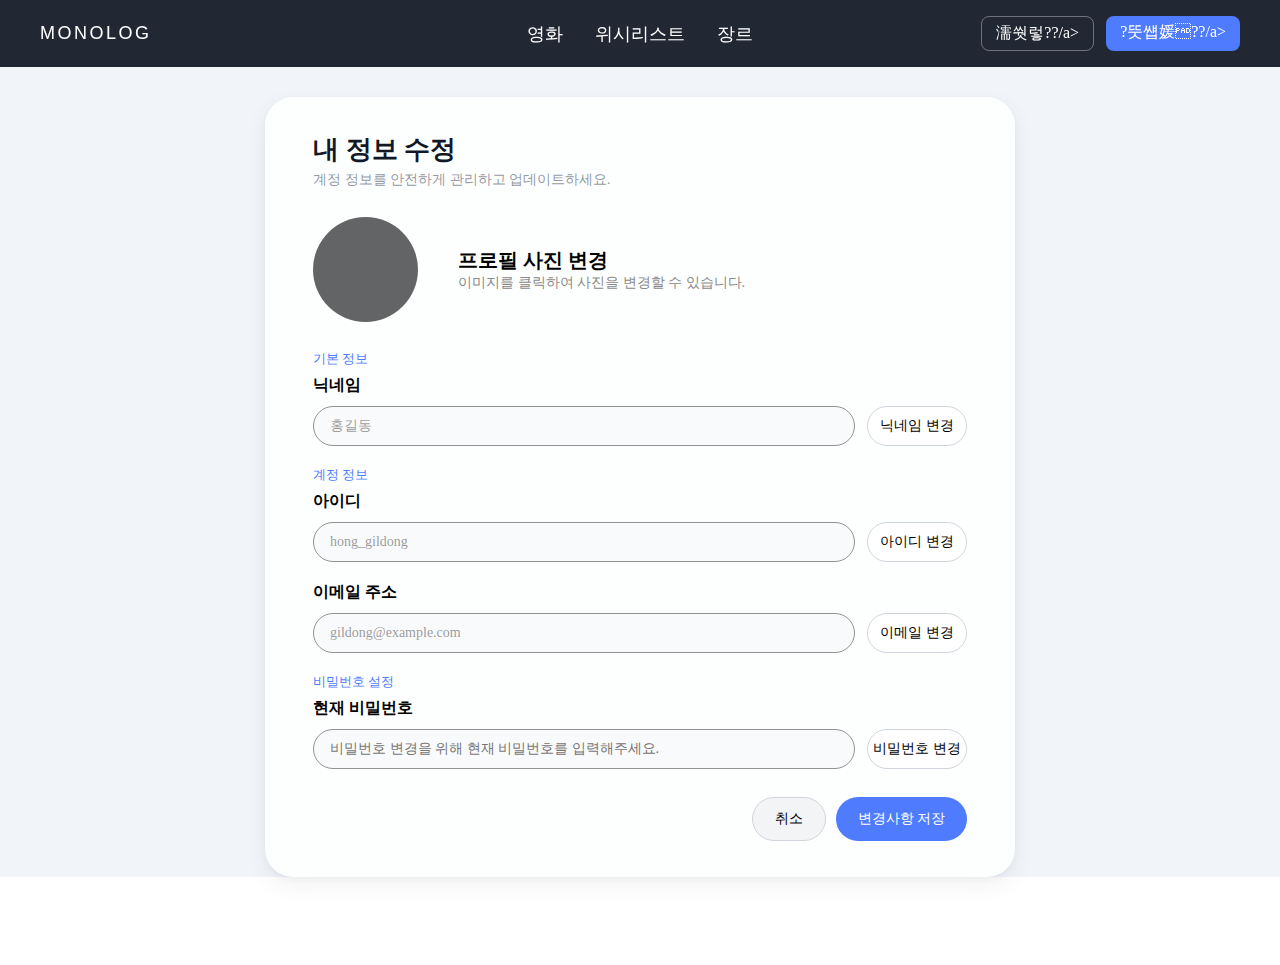
<file: editpage.html>
<!DOCTYPE html>
<html lang="ko">

<head>
    <meta charset="UTF-8" />
    <title>내 정보 수정</title>
    <link rel="stylesheet" href="css/editpage.css" />
    <link rel="stylesheet" href="css/header.css" />
</head>

<body>
    <!-- HEADER -->
    <header class="navbar"></header>

    <!-- PAGE -->
    <main class="page">
        <section class="content">
            <!-- TITLE -->
            <h1>내 정보 수정</h1>
            <p class="desc">계정 정보를 안전하게 관리하고 업데이트하세요.</p>

            <!-- PROFILE -->
            <div class="profile-area">
                <div class="avatar"></div>

                <div class="profile-text">
                    <div class="profile-title">프로필 사진 변경</div>
                    <div class="profile-sub">
                        이미지를 클릭하여 사진을 변경할 수 있습니다.
                    </div>
                </div>
            </div>

            <!-- NICKNAME -->
            <div class="field">
                <span class="field-guide">기본 정보</span>
                <label>닉네임</label>

                <div class="input-wrap">
                    <input value="홍길동" disabled />
                    <button type="button" onclick="openPopup('nickname')">
                        닉네임 변경
                    </button>

                </div>
            </div>

            <!-- ID -->
            <div class="field">
                <span class="field-guide">계정 정보</span>
                <label>아이디</label>

                <div class="input-wrap">
                    <input value="hong_gildong" disabled />
                    <button type="button" onclick="openPopup('id')">
                        아이디 변경
                    </button>
                </div>
            </div>

            <!-- EMAIL -->
            <div class="field">
                <label>이메일 주소</label>

                <div class="input-wrap">
                    <input value="gildong@example.com" disabled />
                    <button type="button" onclick="openPopup('email')">
                        이메일 변경
                    </button>
                </div>
            </div>

            <!-- PASSWORD -->
            <div class="field">
                <span class="field-guide">비밀번호 설정</span>
                <label>현재 비밀번호</label>

                <div class="input-wrap">
                    <input placeholder="비밀번호 변경을 위해 현재 비밀번호를 입력해주세요." disabled />
                    <button type="button" onclick="openPopup('password')">
                        비밀번호 변경
                    </button>
                </div>
            </div>

            <!-- ACTIONS -->
            <div class="actions">
                <button class="cancel">취소</button>
                <button class="save">변경사항 저장</button>
            </div>
        </section>
    </main>

    <!-- TOAST -->
    <div id="toast" class="toast hidden"></div>

    <!-- MODAL -->
    <div id="modal" class="modal hidden" onclick="outsideClose(event)">
        <div class="modal-box" id="modalBox">
            <div class="modal-header">
                <span id="modal-title"></span>
                <button class="close" onclick="closeModal()">✕</button>
            </div>

            <div id="modal-body"></div>

            <button class="modal-save" onclick="saveChange()">
                변경 내용 저장
            </button>
        </div>
    </div>

    <script src="js/editpage.js"></script>
    <script src="js/header.js"></script>
</body>

</html>
</file>
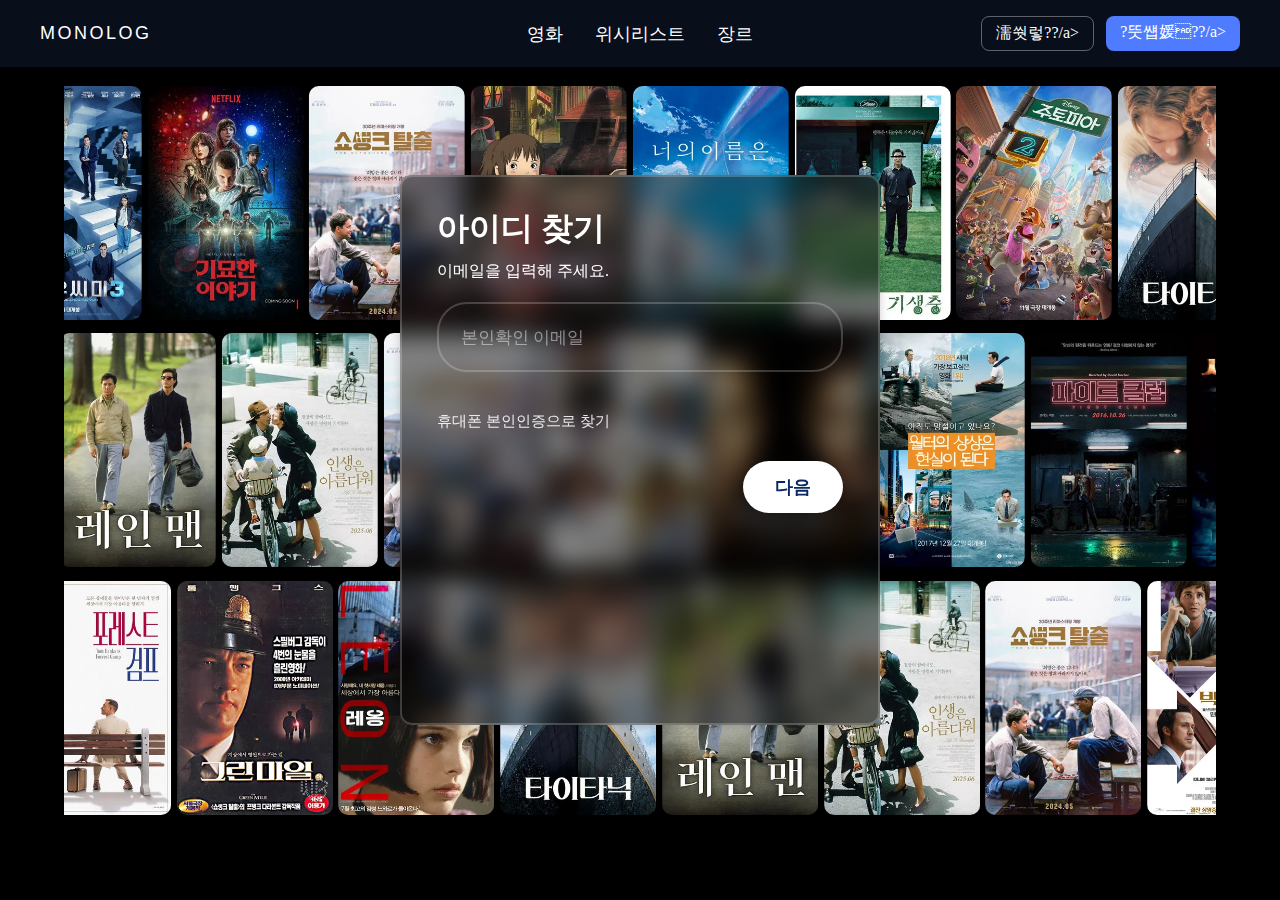
<file: find_id.html>
<!DOCTYPE html>
<html lang="en">

<head>
    <meta charset="UTF-8">
    <meta name="viewport" content="width=device-width, initial-scale=1.0">
    <title>로그인</title>
    <link rel="stylesheet" href="css/find_id.css">
    <link rel="stylesheet" href="css/slider.css">
    <link rel="stylesheet" href="css/header.css">
</head>

<body>
    <!-- 헤더 -->
    <header class="navbar"></header>


    <!-- 슬라이더 영역 -->
    <div class="slider-bg">
        <div class="slider-container">
            <div class="slider-track" id="sliderTrack" data-direction="left" data-speed="0.06" data-start="1">
                <!-- JS에서 이미지 자동 생성 -->
            </div>
        </div>
        <div class="slider-container">
            <div class="slider-track" id="sliderTrack" id="sliderTrack" data-direction="right" data-speed="0.07"
                data-start="30">
                <!-- JS에서 이미지 자동 생성 -->
            </div>
        </div>
        <div class="slider-container">
            <div class="slider-track" id="sliderTrack" id="sliderTrack" data-direction="left" data-speed="0.1"
                data-start="30">
                <!-- JS에서 이미지 자동 생성 -->
            </div>
        </div>
    </div>
    <div class="content">
        <form action="">
            <h2>아이디 찾기</h2>
            <span>이메일을 입력해 주세요.</span>
            <div class="input-box">
                <input type="text" placeholder="본인확인 이메일" required>
            </div>
            <div class="remember">
                <label>
                    <a href="#">휴대폰 본인인증으로 찾기</a>
                </label>
            </div>
            <button type="submit" class="btnn">다음</button>
        </form>
    </div>

    <script src="js/slider.js"></script>
    <script src="js/header.js"></script>

</body>

</html>
</file>
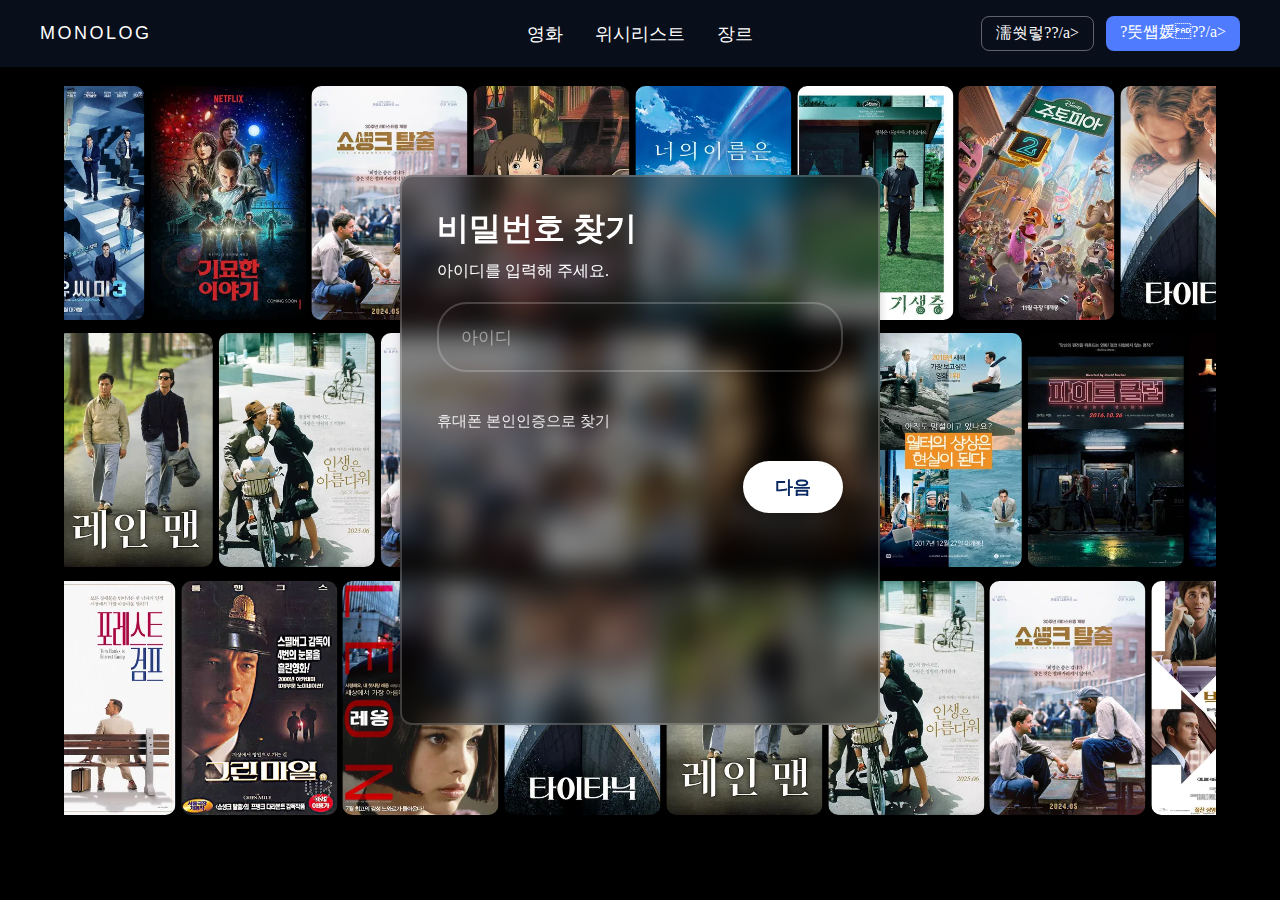
<file: find_pwd.html>
<!DOCTYPE html>
<html lang="en">

<head>
    <meta charset="UTF-8">
    <meta name="viewport" content="width=device-width, initial-scale=1.0">
    <title>로그인</title>
    <link rel="stylesheet" href="css/find_pwd.css">
    <link rel="stylesheet" href="css/slider.css">
    <link rel="stylesheet" href="css/header.css">
</head>

<body>
    <!-- 헤더 -->
    <header class="navbar"></header>


    <!-- 슬라이더 영역 -->
    <div class="slider-bg">
        <div class="slider-container">
            <div class="slider-track" id="sliderTrack" data-direction="left" data-speed="0.06" data-start="1">
                <!-- JS에서 이미지 자동 생성 -->
            </div>
        </div>
        <div class="slider-container">
            <div class="slider-track" id="sliderTrack" id="sliderTrack" data-direction="right" data-speed="0.07"
                data-start="30">
                <!-- JS에서 이미지 자동 생성 -->
            </div>
        </div>
        <div class="slider-container">
            <div class="slider-track" id="sliderTrack" id="sliderTrack" data-direction="left" data-speed="0.1"
                data-start="30">
                <!-- JS에서 이미지 자동 생성 -->
            </div>
        </div>
    </div>
    <div class="content">
        <form action="">
            <h2>비밀번호 찾기</h2>
            <span>아이디를 입력해 주세요.</span>
            <div class="input-box">
                <input type="text" placeholder="아이디" required>
                <i class="ri-user-fill"></i>
            </div>
            <div class="remember">
                <label>
                    <a href="#">휴대폰 본인인증으로 찾기</a>
                </label>
            </div>
            <button type="submit" class="btnn">다음</button>
        </form>
    </div>
    <script src="js/slider.js"></script>
    <script src="js/header.js"></script>
</body>

</html>
</file>
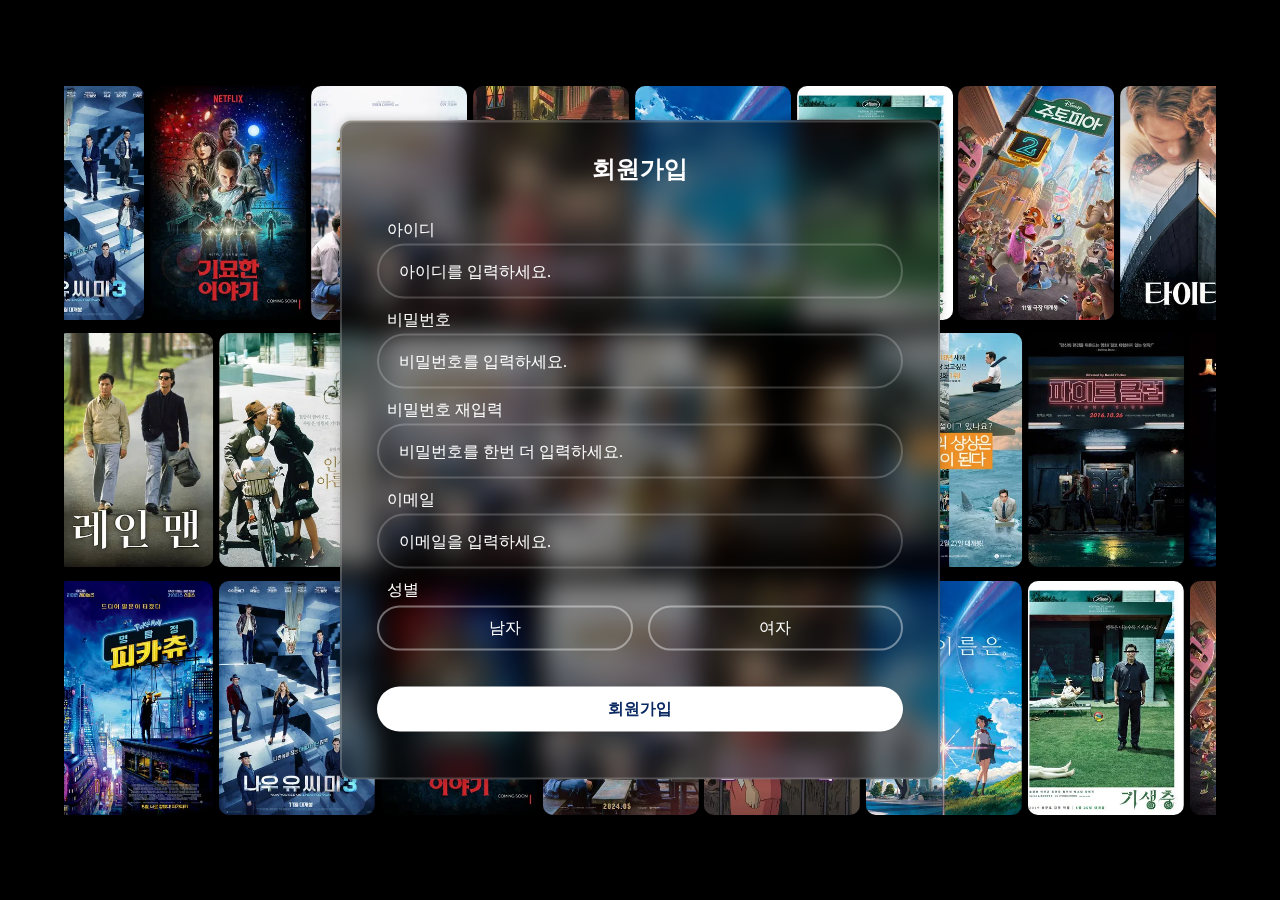
<file: join.html>
<!DOCTYPE html>
<html lang="ko">

<head>
    <meta charset="UTF-8" />
    <meta name="viewport" content="width=device-width, initial-scale=1.0" />
    <title>회원가입</title>
    <link rel="stylesheet" href="css/join.css">
    <link rel="stylesheet" href="css/slider.css">
    <script src="js/join.js" defer></script>
</head>

<body>
    <!-- 헤더 -->
    <header class="navbar"></header>


    <!-- 슬라이더 영역 -->
    <div class="slider-bg">
        <div class="slider-container">
            <div class="slider-track" id="sliderTrack" data-direction="left" data-speed="0.06" data-start="1">
                <!-- JS에서 이미지 자동 생성 -->
            </div>
        </div>
        <div class="slider-container">
            <div class="slider-track" id="sliderTrack" id="sliderTrack" data-direction="right" data-speed="0.07"
                data-start="30">
                <!-- JS에서 이미지 자동 생성 -->
            </div>
        </div>
        <div class="slider-container">
            <div class="slider-track" id="sliderTrack" id="sliderTrack" data-direction="left" data-speed="0.10"
                data-start="50">
                <!-- JS에서 이미지 자동 생성 -->
            </div>
        </div>
    </div>
    <div class="content">
        <form action="">
            <h2>회원가입</h2>

            <!-- 아이디 -->
            <div class="input-box">
                <span>아이디</span>
                <input type="text" placeholder="아이디를 입력하세요." required />
                <i class="ri-user-fill"></i>
            </div>

            <!-- 비밀번호 -->
            <div class="input-box">
                <span>비밀번호</span>
                <input type="password" id="password" placeholder="비밀번호를 입력하세요." required autocomplete="new-password" />
                <i class="ri-eye-off-fill toggle-password"></i>
            </div>

            <!-- 비밀번호 재입력 -->
            <div class="input-box">
                <span>비밀번호 재입력</span>
                <input type="password" id="repassword" placeholder="비밀번호를 한번 더 입력하세요." required
                    autocomplete="new-password" />
                <i class="ri-eye-off-fill toggle-password"></i>
            </div>

            <!-- 이메일 -->
            <div class="input-box">
                <span>이메일</span>
                <input type="email" id="email" placeholder="이메일을 입력하세요." required />
                <i class="ri-mail-fill"></i>
            </div>

            <!-- 성별 선택 -->
            <span>성별</span>
            <div class="gender-box">
                <button type="button" class="gender-btn" data-gender="male" value="0">남자</button>
                <button type="button" class="gender-btn" data-gender="female" value="0">여자</button>
                <input type="hidden" name="gender" id="gender" required />
            </div>
            <button type="submit" class="btnn">회원가입</button>
        </form>
    </div>
    <script src="js/slider.js"></script>
    <script src="js/header.js"></script>
</body>

</html>
</file>
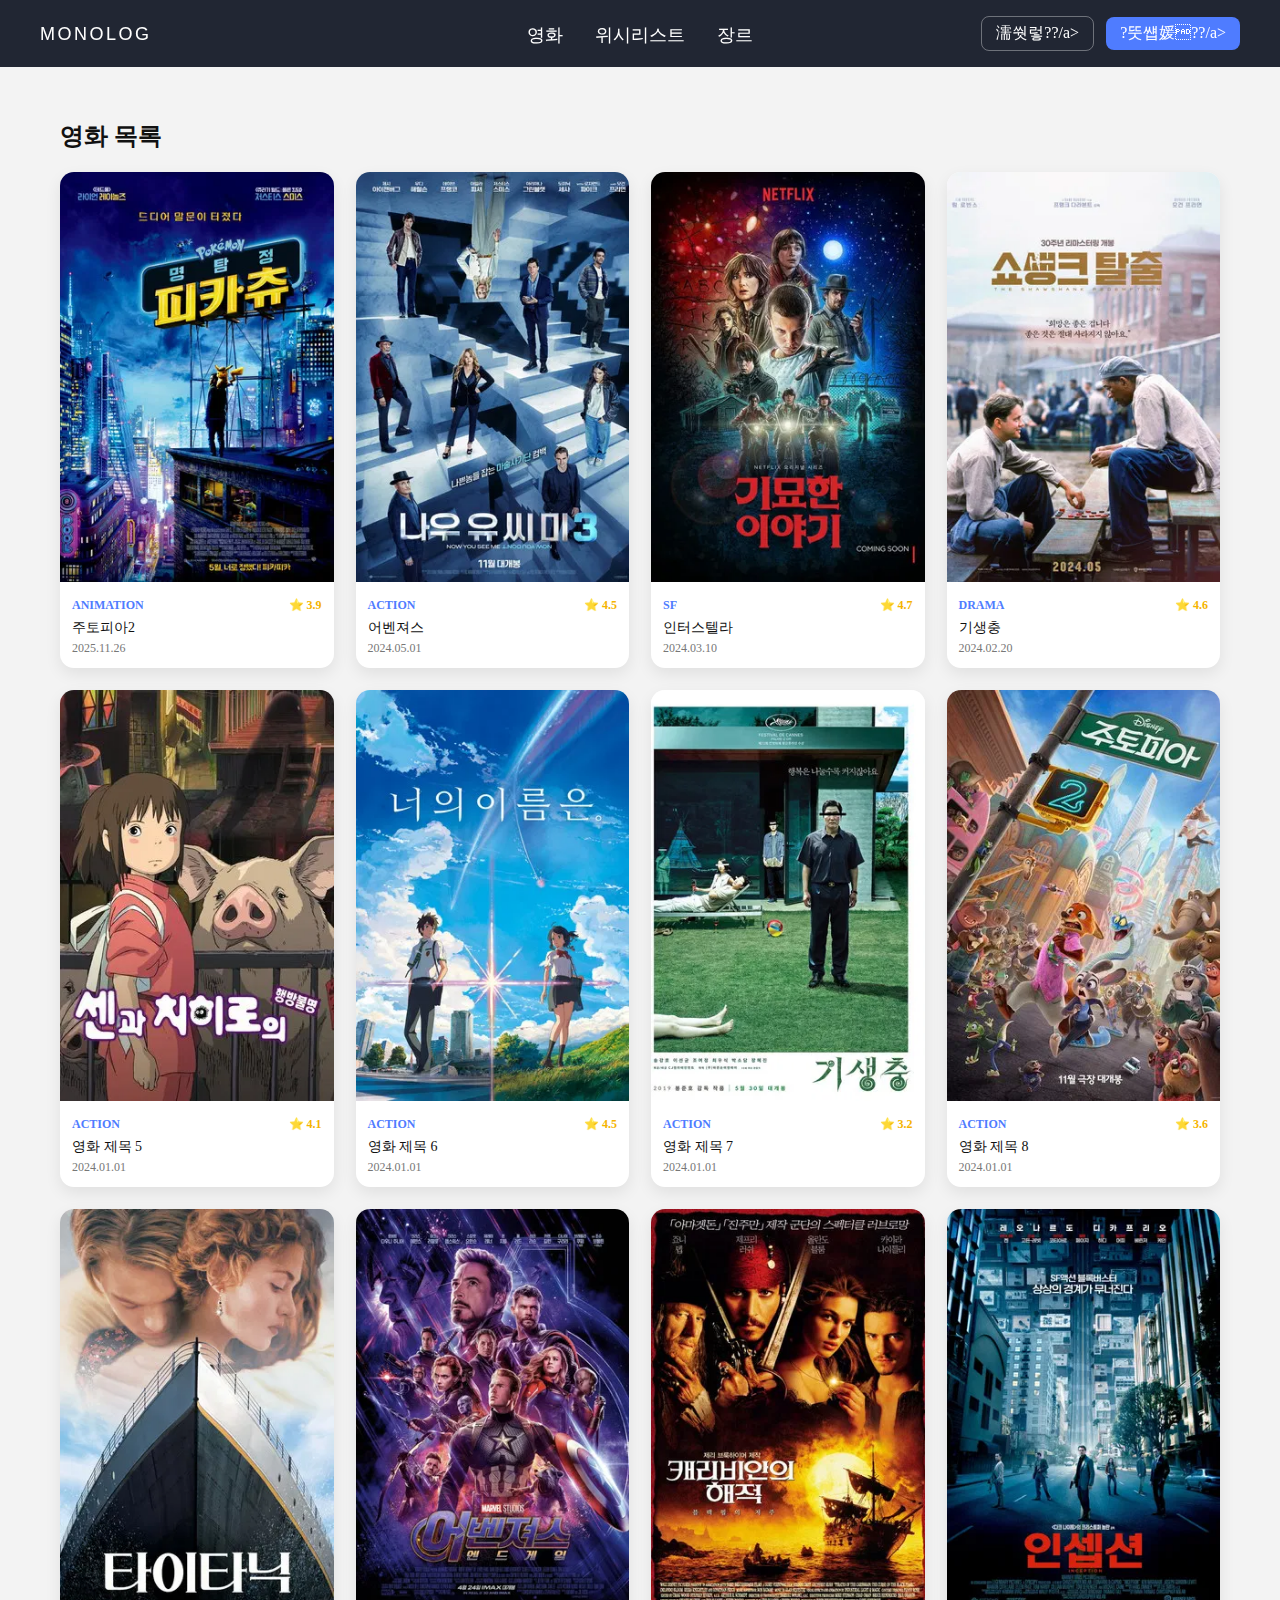
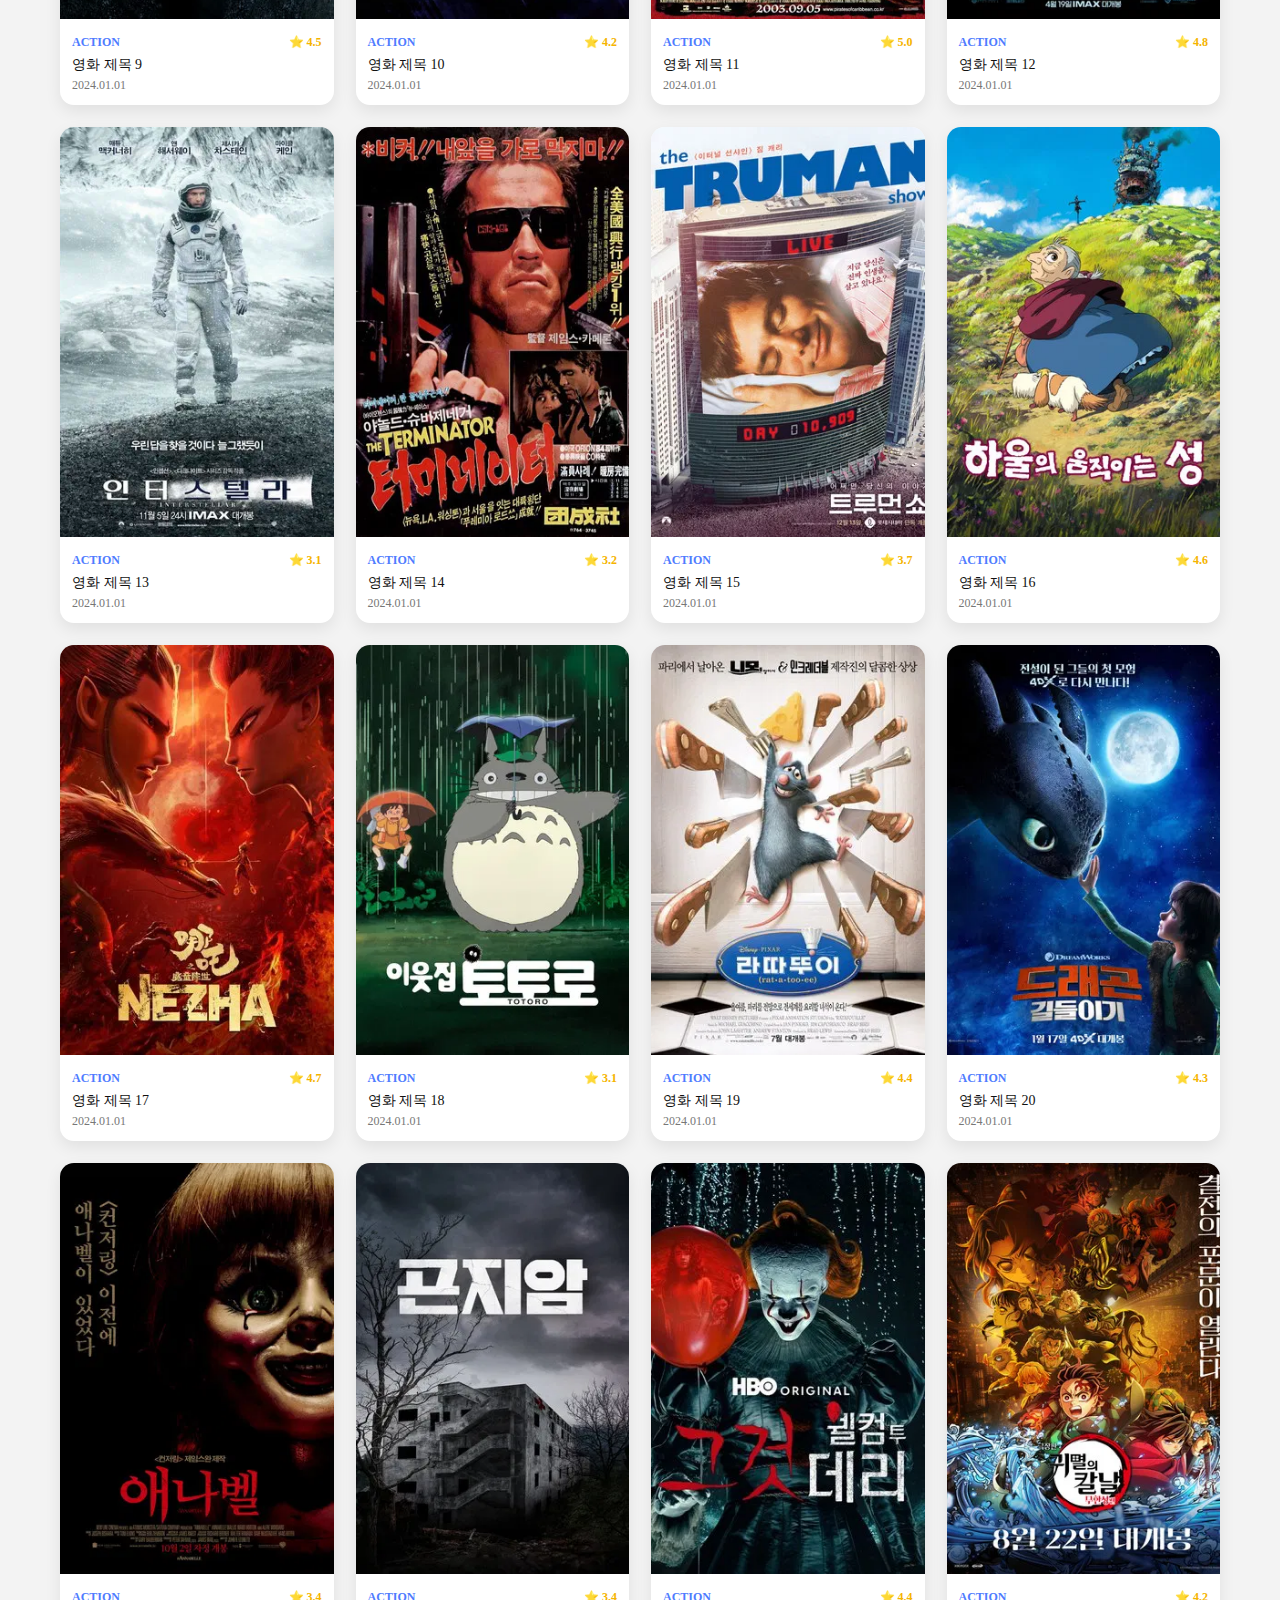
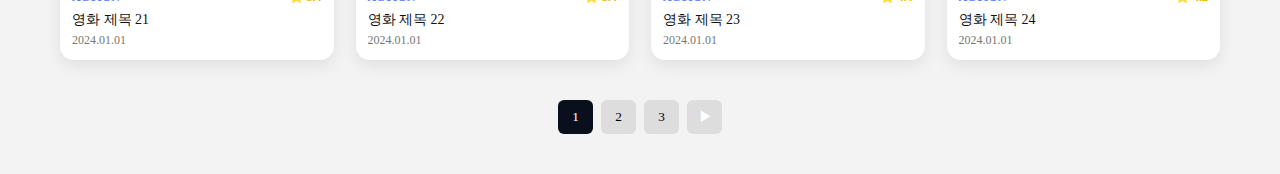
<file: movielist.html>
<!DOCTYPE html>
<html lang="ko">

<head>
    <meta charset="UTF-8">
    <title>영화 목록</title>
    <meta name="viewport" content="width=device-width, initial-scale=1.0">
    <link rel="stylesheet" href="css/movielist.css">
    <link rel="stylesheet" href="css/header.css">
</head>

<body>

    <header class="navbar"></header>

    <main class="container">
        <h2 class="page-title">영화 목록</h2>

        <section id="movieGrid" class="movie-grid"></section>
        <div id="pagination" class="pagination"></div>
    </main>

    <script src="js/movielist.js"></script>
    <script src="js/header.js"></script>
</body>

</html>
</file>
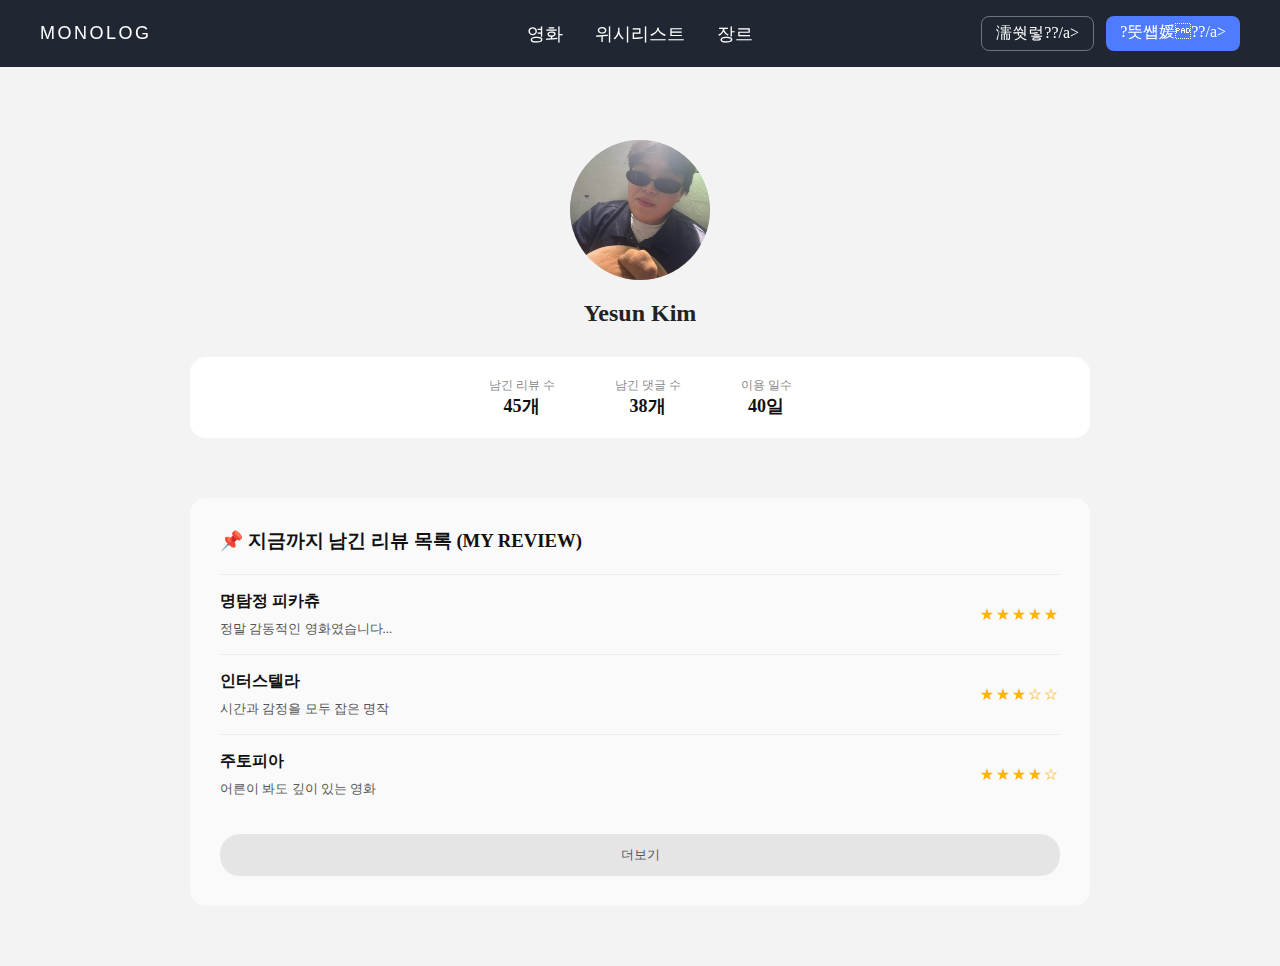
<file: mypage.html>
<!DOCTYPE html>
<html lang="ko">

<head>
    <meta charset="UTF-8">
    <meta name="viewport" content="width=device-width, initial-scale=1.0">
    <title>My Page</title>
    <link rel="stylesheet" href="css/mypage.css">
    <link rel="stylesheet" href="css/header.css">
</head>

<body>

    <!-- 헤더 -->
    <header class="navbar"></header>

    <main class="container">

        <!-- 프로필 -->
        <section class="profile">
            <div class="avatar">
                <img src="images/ui/YS.jpg" alt="예선이">
                <a href="editpage.html"><img src="images/ui/pen.png" alt="수정"></a>
            </div>
            <h2>Yesun Kim</h2>

            <div class="stats">
                <div>
                    <span>남긴 리뷰 수</span>
                    <strong>45개</strong>
                </div>
                <div>
                    <span>남긴 댓글 수</span>
                    <strong>38개</strong>
                </div>
                <div>
                    <span>이용 일수</span>
                    <strong>40일</strong>
                </div>
            </div>
        </section>

        <!-- 리뷰 목록 -->
        <section class="my-review">
            <h3>📌 지금까지 남긴 리뷰 목록 (MY REVIEW)</h3>

            <div class="review-item">
                <div>
                    <strong>명탐정 피카츄</strong>
                    <p>정말 감동적인 영화였습니다...</p>
                </div>
                <div class="stars">★★★★★</div>
            </div>

            <div class="review-item">
                <div>
                    <strong>인터스텔라</strong>
                    <p>시간과 감정을 모두 잡은 명작</p>
                </div>
                <div class="stars">★★★☆☆</div>
            </div>

            <div class="review-item">
                <div>
                    <strong>주토피아</strong>
                    <p>어른이 봐도 깊이 있는 영화</p>
                </div>
                <div class="stars">★★★★☆</div>
            </div>
            <button class="more-btn">더보기</button>
        </section>
    </main>
    <script src="js/header.js"></script>
</body>

</html>
</file>
<file: css/header.css>
﻿/* 기본 스타일 */
* {
    margin: 0;
    padding: 0;
    box-sizing: border-box;
    font-family: 'Pretendard';
}

a {
    font-family: 'Pretendard';
    color: inherit;
    text-decoration: none;
}
.logo a {
    font-family: 'Poppins', sans-serif;
    font-weight: 300;
    letter-spacing: 2.5px;
}


:root {
    --main-blue: #4f7cff;
    --main-background: #101522;
}

/*---------------------------------------*/

.navbar a {
    font-size: 1.125rem;
}

.navbar {
    position: fixed;
    top: 0;
    width: 100%;
    z-index: 1000;

    display: flex;
    justify-content: space-between;
    align-items: center;
    padding: 16px 40px;

    background-color: rgba(10, 15, 30, 0.9);
    font-size: 1.125rem;
}

.logo {
    font-weight: 700;
    letter-spacing: 1.5px;
    color: #fff;
}

.menu {
    display: flex;
    position: absolute;
    left: 50%;
    top: 50%;
    transform: translate(-50%, -50%);
    gap: 24px;
}

.menu a {
    position: relative;
    padding: 8px 4px;
    color: #fff;
    text-decoration: none;
}

.menu a::after {
    content: "";
    position: absolute;
    left: 50%;
    bottom: -6px;
    width: 0;
    height: 2px;
    background: linear-gradient(90deg, transparent, var(--main-blue), transparent);
    transform: translateX(-50%);
    transition: width 0.35s ease;
}

.menu a:hover::after {
    width: 160%;
}

.user-menu {
    display: flex;
    gap: 12px;
}

.user-menu a:hover {
    opacity: 50%;
}

.user-menu a {
    padding: 6px 14px;
    border-radius: 8px;
    font-size: 0.875rem;
    text-decoration: none;
    color: #fff;
}

.user-menu a:first-child {
    border: 1px solid rgba(255, 255, 255, 0.35);
    font-size: 1rem;
}
.user-menu a:last-child {
    background: var(--main-blue);
    font-weight: 500;
    font-size: 1rem;
}
.user-menu a.userBtn {
    display: flex;
    align-items: center;
    justify-content: center;
    gap: 10px;
    
    padding: 6px 12px;
    border-radius: 8px;
    background: none;
    border: none;
}
.user-menu a.userBtn:hover {
    opacity: 100%;
}

.userBtn img {
    width: 40px;
    height: 40px;
    border-radius: 50%;
    object-fit: cover;
    padding: 2px;
    border: 0.5px solid #aaa;
    position: relative;
    top: -5px;
}

.userBtn .nickname {
    font-size: 1rem;
    white-space: nowrap;
}


/* =====================
   헤더 반응형
===================== */

@media (max-width: 768px) {

    /* 1) 모바일에서 중앙 메뉴 숨김 */
    .menu {
        display: none;
    }

    /* 2) 모바일에서 회원가입 버튼 숨김 */
    .user-menu a:last-child {
        display: none;
    }
    .user-menu>a:last-child.userBtn{
        display: block;
    }

    .user-menu a {
        background: var(--main-blue);
        font-weight: 500;
        font-size: 1rem;
    }

    /* 3) 네비게이션 정렬 조정 */
    .navbar {
        padding: 16px 20px;
        /* 좌우 패딩 축소 */
        justify-content: space-between;
        /* 로고는 왼쪽, 사용자 메뉴는 오른쪽 유지 */
    }

    .user-menu a:first-child {
        font-size: 0.9375rem;
        /* 작은 화면에서 글자 크기 소폭 축소 */
        padding: 8px 10px;
        /* 버튼 형태 가독성 유지 */
    }
}
</file>
<file: css/slider.css>
body {
    margin: 0;
    font-family: Arial;
    overflow: hidden;
}

.slider-bg {
    width: 100%;
    height: 100%;

    position: fixed;
    top: 0;
    left: 0;

    display: flex;
    flex-direction: column;
    gap: 1.5%;
    justify-content: center;
    align-items: center;

    overflow: hidden;
    background: #000;
}

.slider-container {
    height: 26%;
    width: 90%;
    overflow: hidden;
}

.slider-track {
    width: 100%;
    height: 100%;
    display: flex;
    gap: 0.5%;
}

.slider-track img {
    width: 15%;
    object-fit: scale-down;
    border-radius: 10px;
}

@media screen and (max-width: 768px) {
    .slider-track img {
        width: 25%;
        object-fit: scale-down;
        border-radius: 10px;
    }
}
</file>
<file: css/join.css>
* {
    margin: 0;
    padding: 0;
    box-sizing: border-box;
    text-decoration: none;
    list-style-type: none;
    border: none;
    outline: none;
    font-family: 'Pretendard';
    color: #fff;
}

body {
    min-height: 100vh;
    width: 100%;
    background-size: cover;
    background-position: center;
    background-color: gray;
}

/* 공통 ?��???*/
.content {
    display: flex;
    flex-direction: column;
    z-index: 10;
}

/* PC ?�면 
   ?�면 ?�비가 769px ?�상?????�용.*/
@media screen and (min-width: 769px) {
    .content {
        position: absolute;
        top: 50%;
        left: 50%;
        transform: translate(-50%, -50%);
        width: 600px;
        /* PC??600px�??�찍?�게 */
        background: #0000007a;
        border: 2px solid rgba(255, 255, 255, 0.2);
        backdrop-filter: blur(13px);
        -webkit-backdrop-filter: blur(13px);
        padding: 30px 35px;
        border-radius: 12px;
        box-shadow: 0 0 10px rgba(0, 0, 0, 0.2);
    }
}

/* 모바???�면 
   ?�면 ?�비가 768px ?�하?????�용.*/
@media screen and (max-width: 768px) {
    .content {
        /* 모바?�에?�는 ?�면 중앙??고정?�는 ?�???�절???�백??�?*/
        position: fixed;
        top: 50%;
        left: 50%;
        transform: translate(-50%, -60%);
        margin: 50px auto;
        /* ?�하 ?�백 50px, 좌우 ?�동 중앙 */
        width: 90%;
        /* ?�면??90% 차�? */
        max-width: 400px;
        /* ?�무�?커져??400px ?�한 */
        padding: 40px 20px;
        background: #0000007a;
        backdrop-filter: blur(10px);
        -webkit-backdrop-filter: blur(10px);
        border-radius: 20px;
        border: 1px solid rgba(255, 255, 255, 0.2);
    }
}

.content h2 {
    font-style: 38px;
    font-weight: 700;
    text-align: center;
}

.content .input-box {
    position: relative;
    width: 100%;
    height: 55px;
    margin: 35px 0;
}

.content .input-box input {
    background: transparent;
    width: 100%;
    height: 100%;
    border: 2px solid rgba(255, 255, 255, 0.2);
    border-radius: 30px;
    padding: 20px 45px 20px 20px;
    font-size: 1rem;
}

input::placeholder {
    color: #fff;
    font-size: 1rem;
}

.input-box i {
    position: absolute;
    top: 50%;
    right: 18px;
    transform: translateY(-50%);
    font-size: 1.125rem;
    color: #fff;
}

span {
    margin-left: 10px;
    margin-bottom: 3px;
    display: block;
}

.content .remember {
    display: flex;
    align-items: center;
    justify-content: space-between;
    margin: -16px 0 16px;
}

.remember label input {
    accent-color: #fff;
    margin-right: 4px;
}

.remember a {
    color: #fff;
}

.btnn {
    display: inline-block;
    background: #fff;
    color: #0a2862;
    width: 100%;
    height: 45px;
    border-radius: 30px;
    font-size: 1rem;
    font-weight: 600;
    text-align: center;
    box-shadow: 0 0 5px rgba(0, 0, 0, 0.1);
    cursor: pointer;
    margin: 16px 0;
}

.button {
    display: flex;
    flex-wrap: wrap;
    align-items: center;
    justify-content: center;
    gap: 20px;
    text-align: center;
}

.button a {
    color: #fff;
    font-size: 1rem;
    font-weight: 500;
}


.button a i {
    font-size: 1.25rem;
    margin-right: 8px;
}

.button a:hover {
    opacity: 0.8;
}


input[type="checkbox"] {
    display: inline-block;
    width: 15px;
    height: 15px;
    cursor: pointer;
}


input::-ms-reveal,
input::-ms-clear {
    display: none;
}

input::-webkit-credentials-auto-fill-button,
input::-webkit-clear-button,
input::-webkit-inner-spin-button,
input::-webkit-contacts-auto-fill-button {
    display: none !important;
    visibility: hidden !important;
    pointer-events: none;
    height: 0;
    width: 0;
    margin: 0;
    padding: 0;
}

.gender-box {
    display: flex;
    gap: 15px;
    margin: 5px 0 20px;
}

.gender-btn {
    flex: 1;
    height: 45px;
    border-radius: 30px;
    border: 2px solid rgba(255, 255, 255, 0.4);
    background: transparent;
    color: #fff;
    font-size: 1rem;
    font-weight: 500;
    cursor: pointer;
    transition: 0.3s;
}

.gender-btn:hover {
    background: rgba(255, 255, 255, 0.15);
}

.gender-btn.active {
    background: #fff;
    color: #0a2862;
    font-weight: 600;
}
</file>
<file: css/movielist.css>
* {
    margin: 0;
    padding: 0;
    box-sizing: border-box;
}

body {
    background: #f3f3f3;
    color: #111;
    padding-top: 80px;
}

a {
    text-decoration: none;
}


.logo {
    font-weight: 700;
    color: #fff;
    font-size: 1.25rem;
}

.navbar {
    position: fixed;
    top: 0;
    left: 0;
    width: 100%;
    z-index: 1000;

    display: flex;
    justify-content: space-between;
    align-items: center;

    padding: 16px 40px;
    background-color: #0a0f1e;
    backdrop-filter: blur(6px);

    font-size: 1.25rem;
}

.logout {
    color: #fff;
    font-weight: 500;
    font-size: 1.125rem;
}

.menu {
    display: flex;
    align-items: center;
    gap: 24px;
    margin-right: 41.5px;
    margin-top: 1.5px;
}

.menu a {
    position: relative;
    padding: 8px 4px;
    color: white;
}

.menu a::after {
    content: "";
    position: absolute;
    left: 50%;
    bottom: -6px;
    width: 0;
    height: 2px;
    background: linear-gradient(90deg, transparent, #4f7cff, transparent);
    transform: translateX(-50%);
    transition: width 0.35s ease;
}

.menu a:hover::after {
    width: 180%;
}

.user-menu {
    display: flex;
    align-items: center;
    gap: 12px;
}

.user-menu a {
    padding: 6px 14px;
    border-radius: 8px;
    font-size: 0.9375rem;
    color: white;
}

.user-menu a:first-child {
    border: 1px solid rgba(255, 255, 255, 0.35);
}

.user-menu a:first-child:hover {
    background: rgba(255, 255, 255, 0.12);
}

.user-menu a:last-child {
    background: #4f7cff;
    color: #fff;
}

.user-menu a:last-child:hover {
    opacity: 0.9;
}

.container {
    max-width: 1200px;
    margin: 40px auto;
    padding: 0 20px;
}

.page-title {
    margin-bottom: 20px;
}

.movie-grid {
    display: grid;
    grid-template-columns: repeat(4, 1fr);
    gap: 22px;
}

.movie-card {
    background: #fff;
    border-radius: 14px;
    overflow: hidden;
    box-shadow: 0 6px 16px rgba(0, 0, 0, 0.08);
    transition: 0.2s;
}

.movie-card:hover {
    transform: translateY(-5px);
}

.movie-card img {
    width: 100%;
    aspect-ratio: 2/3;
    object-fit: cover;
}

/* 카드 ?�보 ?�역 */
.card-info {
    padding: 12px;
}

.card-top {
    display: flex;
    justify-content: space-between;
    align-items: center;
    margin-bottom: 6px;
}

.genre {
    font-size: 0.75rem;
    font-weight: bold;
    color: #4f7cff;
}

.rating {
    font-size: 0.75rem;
    color: #f5b400;
    font-weight: bold;
}

.title {
    font-size: 0.875rem;
    margin-bottom: 4px;
}

.date {
    font-size: 0.75rem;
    color: #777;
}

/* ?�이지?�이??*/

.pagination {
    margin-top: 40px;
    display: flex;
    justify-content: center;
    gap: 8px;
}

.pagination button {
    width: 35px;
    padding: 8px 12px;
    border: none;
    border-radius: 6px;
    background: #ddd;
    cursor: pointer;
}

.pagination button.active {
    background: #0a0f1e;
    color: white;
}

/* 반응??*/

@media (max-width: 1000px) {
    .movie-grid {
        grid-template-columns: repeat(3, 1fr);
    }
}

@media (max-width: 700px) {
    .movie-grid {
        grid-template-columns: repeat(2, 1fr);
    }
}

.arrow-btn {
    background: #4f7cff;
    color: white;
    font-weight: bold;
    width: 35px;
}

.arrow-btn::before {
    width: 100px;
    height: 100px;
}

.arrow-btn:hover {
    background: #3b63d6;
}

.card-poster {
    position: relative;
}

.wish-btn {
    position: absolute;
    top: 10px;
    right: 10px;

    width: 45px;
    height: 45px;

    border-radius: 999px;
    border: none;
    background: rgba(0, 0, 0, 0.35);
    backdrop-filter: blur(4px);

    display: flex;
    align-items: center;
    justify-content: center;

    cursor: pointer;
    transition: background .15s ease, transform .15s ease, box-shadow .15s ease;
}

.wish-icon {
    width: 25px;
    height: 25px;

    background-image: url("../images/ui/�??�트.png"); /* 기존 ?�트 */
    background-size: contain;
    background-repeat: no-repeat;
    background-position: center;
}

.wish-btn:hover {
    background: rgba(180, 180, 180, 0.42);
    transform: scale(1.05);
    box-shadow: 0 8px 20px rgba(0,0,0,.25);
}

.wish-btn.on .wish-icon {
    background-image: url("../images/ui/?�트.png");
}
</file>
<file: css/mypage.css>
* {
    margin: 0;
    padding: 0;
    box-sizing: border-box;
}

body {
    background: #f3f3f3;
    color: #111;
    padding-top: 80px;
}

a {
    text-decoration: none;
}




/* =====================
   마이?�이지 메인 ?�역
===================== */
.container {
    max-width: 900px;
    margin: 60px auto;
}

/* =====================
   ?�로??
===================== */
.profile {
    text-align: center;
    margin-bottom: 60px;
    width: 100%;
}

.avatar {
    width: 140px;
    height: 140px;
    background: #ddd;
    border-radius: 50%;
    margin: 0 auto 20px;
    position: relative;
}

.avatar:hover a {
    display: flex;
}

.avatar>a {
    display: none;
    position: absolute;
    bottom: 0px;
    right: 0px;

    width: 40px;
    height: 40px;

    align-items: center;
    justify-content: center;
    border-radius: 50%;
    background: #ccc;
}

.avatar a img {
    width: 68%;
    height: 68%;
    border-radius: 0;
}

.avatar img {
    width: 100%;
    height: 100%;
    border-radius: 50%;
    object-fit: cover;
}

.profile h2 {
    margin-bottom: 10px;
    color: #222;
}

.edit-btn {
    padding: 6px 14px;
    background: #0b2545;
    color: white;
    border: none;
    border-radius: 20px;
    cursor: pointer;
    font-size: 0.75rem;
}

/* =====================
   ?�계
===================== */
.stats {
    background: white;
    margin-top: 30px;
    border-radius: 16px;
    display: flex;
    justify-content: space-around;
    padding: 20px 0;
}

.stats div {
    text-align: center;
}

.stats span {
    display: block;
    font-size: 0.75rem;
    color: #888;
}

.stats strong {
    font-size: 1.125rem;
}

/* =====================
   리뷰 목록
===================== */
.my-review {
    background: #fafafa;
    padding: 30px;
    border-radius: 16px;
    margin-top: 40px;
    width: 100%;
}

.my-review h3 {
    margin-bottom: 20px;
}

/* 리뷰 ?�이???�정 */
.review-item {
    display: flex;
    align-items: center;
    border-top: 1px solid #eee;
    padding: 16px 0;
    gap: 20px;
    /* ?�소???�이??간격??'고정'?�킵?�다. ?�제 멀?��?지 ?�아?? */
}

.review-item:first-child {
    border-top: none;
}

.review-item p {
    font-size: 0.8125rem;
    color: #555;
    margin-top: 8px;
}

/* 별점???�른�??�으�?보내�??�다�?*/
.stars {
    color: #ffb400;
    font-size: 0.875rem;
    margin-left: auto;
    letter-spacing: 2px;
    /* ?�것???�으�??�소???�른쪽에 붙어 ?�고, ?�면??줄어???�연?�럽?�니?? */
}

/* ?�계 부�??�정 */
.stats {
    background: white;
    margin-top: 30px;
    border-radius: 16px;
    display: flex;
    justify-content: center;
    /* space-around ?�??가?�데�?모읍?�다. */
    gap: 60px;
    /* ??�� 간의 간격??고정?�여 ?�면??줄어??거리가 ?��??�게 ?�니?? */
    padding: 20px 0;
}

.more-btn {
    margin-top: 20px;
    width: 100%;
    padding: 12px;
    border: none;
    border-radius: 20px;
    background: #e5e5e5;
    cursor: pointer;
    color: #555;
}

.review-date {
    font-size: 0.75rem;
    color: #888;
    margin-top: 4px;
}

.review-item strong {
    display: block;
    margin-bottom: 4px;
}

.review-date {
    font-size: 0.625rem;
    font-weight: 450;
    color: #b4b4b4;
    margin-top: -2px;
}

/* =====================
   ?�시리스??
===================== */

.wishlist {
    margin-top: 28px;
    width: 100%;
    background: #fff;
    border-radius: 16px;

    padding: 22px 22px 26px;
}


.wishlist-head h3 {
    margin: 0 0 14px;
    font-size: 1.5625rem;
    font-weight: 600;
    color: #111;
    display: inline-flex;
    align-items: center;
    gap: 6px;
}

.chev {
    font-size: 1.75rem;
    color: #000000;
    font-weight: 300;
    transform: translateY(-4px);
}

/* ?�내 배너 */
.wish-cta {
    background: #F3F4F6;
    border-radius: 16px;
    padding: 16px 18px;
    display: flex;
    align-items: center;
    justify-content: space-between;
    gap: 14px;
    margin-bottom: 18px;
}

.wish-cta-left {
    display: flex;
    align-items: center;
    gap: 12px;
    min-width: 0;
}

.wish-icon {
    width: 44px;
    height: 44px;
    border-radius: 12px;
    background: #ffe7ea;
    display: flex;
    align-items: center;
    justify-content: center;
    flex: 0 0 auto;
}

.wish-icon .heart {
    color: #ff3b5c;
    font-size: 1.125rem;
    line-height: 1;
}

.wish-text {
    min-width: 0;
}

.wish-text strong {
    display: block;
    font-size: 0.8125rem;
    font-weight: 700;
    color: #111;
    margin-bottom: 4px;
}

.wish-text p {
    font-size: 0.75rem;
    color: #777;
    margin: 0;
    line-height: 1.35;
    white-space: nowrap;
    overflow: hidden;
    text-overflow: ellipsis;
}

.wish-btn {
    background: #111;
    color: #fff;
    border-radius: 10px;
    padding: 10px 14px;
    font-size: 0.75rem;
    font-weight: 600;
    display: inline-flex;
    align-items: center;
    gap: 6px;
    flex: 0 0 auto;
}

.wish-btn span {
    font-size: 0.875rem;
    transform: translateY(-1px);
}

/* 카드 그리??*/
.wish-grid {
    display: grid;
    grid-template-columns: repeat(4, 1fr);
    gap: 18px;
}

.wish-card {
    background: #fff;
    border-radius: 16px;
    overflow: hidden;
    box-shadow: 0 10px 24px -14px rgba(0, 0, 0, 0.25);
}

.wish-card a {
    display: block;
}

.wish-poster {
    width: 100%;
    aspect-ratio: 3 / 4;
    background: #eaeaea;
    overflow: hidden;
}

.wish-poster img {
    width: 100%;
    height: 100%;
    object-fit: cover;
    display: block;
}

.wish-info {
    padding: 10px 10px 12px;
}

.wish-title {
    font-size: 0.75rem;
    font-weight: 700;
    color: #111;
    margin-bottom: 8px;
    line-height: 1.25;
    white-space: nowrap;
    overflow: hidden;
    text-overflow: ellipsis;
}

.wish-meta {
    display: flex;
    align-items: center;
    justify-content: space-between;
    font-size: 0.6875rem;
}

.wish-year {
    color: #9a9a9a;
}

.wish-rating {
    color: #ffb400;
    font-weight: 700;
}

.heart-icon {
    width: 26px;
    height: 26px;
}

/* =====================
   ?�시리스??EMPTY ?�태
===================== */
.wishlist-empty {
    margin-top: 28px;
    background: #ffffff;
    border-radius: 16px;
    padding: 36px 20px;
}

.wishlist-empty-inner {
    max-width: 520px;
    margin: 0 auto;
    background: #f5f5f5;
    border-radius: 14px;
    padding: 28px 24px;
    display: flex;
    align-items: center;
    justify-content: space-between;
    gap: 20px;
}

.empty-icon {
    width: 46px;
    height: 46px;
    border-radius: 12px;
    background: #e0e0e0;
    display: flex;
    align-items: center;
    justify-content: center;
    flex-shrink: 0;
}

.empty-icon img {
    width: 22px;
    height: 22px;
    opacity: 0.6;
}

.empty-text {
    flex: 1;
}

.empty-text strong {
    display: block;
    font-size: 0.8125rem;
    font-weight: 700;
    color: #111;
    margin-bottom: 6px;
}

.empty-text p {
    font-size: 0.75rem;
    color: #777;
    line-height: 1.4;
}

.empty-btn {
    background: #4f6df5;
    color: #fff;
    border: none;
    border-radius: 10px;
    padding: 10px 16px;
    font-size: 0.75rem;
    font-weight: 600;
    cursor: pointer;
    white-space: nowrap;
}

/* 반응??*/
@media (max-width: 900px) {
    .wish-grid {
        grid-template-columns: repeat(3, 1fr);
    }
}

@media (max-width: 768px) {
    .wish-cta {
        padding: 14px 14px;
    }

    .wish-text p {
        white-space: normal;
        overflow: visible;
        text-overflow: unset;
    }

    .wish-grid {
        grid-template-columns: repeat(2, 1fr);
        gap: 14px;
    }
}

@media (max-width: 420px) {
    .wish-grid {
        grid-template-columns: 1fr;
    }

    .wish-btn {
        padding: 10px 12px;
    }
}


/* =====================
    반응???�이?�웃 (반응??코드)
===================== */

@media (max-width: 768px) {
    .container {
        width: 95%;
        margin: 20px auto;
    }

    .stats {
        gap: 20px;
    }

    .review-item {
        gap: 10px;
    }
}
</file>
<file: css/editpage.css>
/* RESET */

html,
body {
    height: 100%;
    margin: 0;
    font-family: Pretendard, -apple-system, BlinkMacSystemFont, sans-serif;
}

* {
    box-sizing: border-box;
}

button {
    cursor: pointer;
}

a {
    text-decoration: none;
}

/* PAGE */

.page {
    margin-top: 65px;   
    background: #f1f5f9;
    display: flex;
    justify-content: center;
    align-items: flex-start;
    padding-top: 32px;
}

.profile-title {
    font-weight: 600;
    font-size: 1.25rem;
    margin-left: 20px;
}

.profile-sub {
    font-weight: 400;
    font-size: 0.875rem;
    color: #898989;
    margin-left: 20px;
}


/* CONTENT (?�심) */

.content {
    width: 100%;
    max-width: 750px;
    /* ⬅️ 가로폭 줄임 (?�진 ?�낌) */
    background: #fdfefe;
    border-radius: 28px;
    padding: 40px 48px 36px;
    box-shadow:
        0 8px 24px rgba(15, 23, 42, 0.06),
        0 2px 6px rgba(15, 23, 42, 0.04);
}


/* TITLE */

h1 {
    margin: -5px 0 0;
    font-size: 1.625rem;
    color: #111827;
}

.desc {
    margin: 4px 0 28px;
    font-size: 0.875rem;
    color: #6b7280bd;
}


/* PROFILE */

.profile-area {
    display: flex;
    align-items: center;
    margin-bottom: 28px;
}

.avatar {
    width: 105px;
    height: 105px;
    border-radius: 50%;
    background: #636465;
    margin-right: 20px;
    border: none;
}


/* FIELD */

.field {
    margin-bottom: 20px;
}

.field-guide {
    display: block;
    font-size: 0.8125rem;
    font-weight: 500;
    color: #4F7CFF;
    margin-bottom: -8px;
}

.field label {
    font-size: 1rem;
    font-weight: 600;
    color: #000000;
    margin-top: 15px;
    margin-bottom: 10px;
    display: block;
}

.input-wrap {
    display: flex;
    gap: 12px;
}

.input-wrap input {
    flex: 1;
    height: 40px;
    padding: 0 16px;
    border-radius: 30px;
    border: 1px solid #929292;
    background: #f9fafb;
    font-size: 0.875rem;
    color: #636363a3;
}

.input-wrap button {
    width: 100px;
    height: 40px;
    border-radius: 30px;
    border: 1px solid #d1d5db;
    background: #fff;
    font-size: 0.875rem;
}


/* ACTIONS */

.actions {
    display: flex;
    justify-content: flex-end;
    margin-top: 28px;
}

.cancel,
.save {
    height: 44px;
    padding: 0 22px;
    border-radius: 12px;
    font-size: 0.875rem;
}

.cancel {
    background: #f3f4f6;
    border: 1px solid #d1d5db;
    border-radius: 30px;
}

.save {
    margin-left: 10px;
    background: #4F7CFF;
    color: #fff;
    border: none;
    border-radius: 30px;
}


/* MODAL */

.modal {
    position: fixed;
    inset: 0;
    background: rgba(0, 0, 0, 0.35);
    backdrop-filter: blur(6px);
    display: flex;
    justify-content: center;
    align-items: center;
    z-index: 9999;
}

.modal.hidden {
    display: none;
}

/* MODAL BOX (공통) */

.modal-box {
    width: 400px;
    border-radius: 22px;
    background: #fff;
    padding: 26px 28px 24px;
    box-shadow: 0 20px 40px rgba(0, 0, 0, 0.15);
}


/* HEADER */

.modal-header {
    display: flex;
    justify-content: space-between;
    align-items: center;
}

.modal-header span {
    font-size: 1.125rem;
    font-weight: 700;
    color: #111;
}

.close {
    border: none;
    background: none;
    font-size: 1.125rem;
    color: #9ca3af;
    cursor: pointer;
}


/* SAVE BUTTON (공통) */

.modal-save {
    margin-top: 22px;
    width: 100%;
    height: 44px;
    border-radius: 999px;
    border: none;
    background: #4f7cff;
    color: #fff;
    font-size: 0.875rem;
    font-weight: 600;
    cursor: pointer;
}


/* GUIDE TEXT (공통) */

.modal-box .guide {
    font-size: 0.75rem;
    font-weight: 400;
    color: #000000;
    margin: 14px 10px 10px;
}

.modal-box .guide:first-child {
    margin-top: 6px;
}


/* NICKNAME / ID */

.modal-box.nickname #modal-body,
.modal-box.id #modal-body {
    margin-top: 18px;
}

.modal-box.nickname input,
.modal-box.id input {
    width: 100%;
    height: 44px;
    border-radius: 999px;
    border: 1px solid #d1d5db;
    padding: 0 16px;
    font-size: 0.875rem;
}

.modal-box.nickname .guide:last-of-type,
.modal-box.id .guide:last-of-type {
    font-size: 0.7188rem;
    color: #a1a1aa;
    margin-top: 6px;
}


/* EMAIL (?�진 그�?�? */

.modal-box.email {
    width: 400px;
}

.modal-box.email #modal-body {
    margin-top: 18px;
}

.modal-box.email label {
    font-size: 0.8125rem;
    font-weight: 600;
    color: #111;
    margin: 14px 0 6px;
    display: block;
}

.modal-box.input.email2 {
    width: 300px;
}

/* ?? ?�메??+ 코드?�송 */
.modal-box.email2 .send-code {
    display: flex;
    gap: 10px;
}

.modal-box.email .email-row input {
    flex: 1;
    height: 44px;
    border-radius: 999px;
    border: 1px solid #d1d5db;
    padding: 0 16px;
    font-size: 0.875rem;
}

/* 코드 ?�송 버튼 */
.modal-box.email .send-code {
    width: 88px;
    height: 44px;
    border-radius: 999px;
    border: 1px solid #d1d5db;
    background: #fff;
    font-size: 0.8125rem;
    font-weight: 500;
    cursor: pointer;
    color: #a1a1aa;
    margin-left: 1.5px;
}

/* ?�래: ?�증 코드 (길게) */
.modal-box.email>#modal-body>input {
    width: 250px;
    height: 44px;
    border-radius: 999px;
    border: 1px solid #d1d5db;
    padding: 0 16px;
    font-size: 0.875rem;
    margin-top: 4px;
}


/* PASSWORD */

.modal-box.password #modal-body {
    margin-top: 18px;
}

.modal-box.password input {
    width: 100%;
    height: 44px;
    border-radius: 999px;
    border: 1px solid #d1d5db;
    padding: 0 16px;
    font-size: 0.875rem;
}

/* TOAST */

.toast {
    width: 400px;
    text-align: center;
    position: fixed;
    bottom: 20px;
    left: 50%;
    transform: translateX(-50%);
    background: #4F7CFF;
    color: #fff;
    padding: 12px 24px;
    border-radius: 30px;
    font-size: 0.875rem;
    z-index: 10000;
}

.toast.hidden {
    display: none;
}
</file>
<file: css/find_id.css>
/* =======================
Reset
======================= */
* {
    margin: 0;
    padding: 0;
    box-sizing: border-box;
    text-decoration: none;
    list-style: none;
    border: none;
    outline: none;
    font-family: 'Pretendard';
    color: #fff;
}

/* =======================
Layout
======================= */
body {
    min-height: 100vh;
    display: flex;
    justify-content: center;
    align-items: center;
    background-color: gray;
}

/* =======================
Content Card
======================= */
.content {
    width: 480px;
    background: #0000007a;
    border: 2px solid rgba(255, 255, 255, 0.2);
    backdrop-filter: blur(13px);
    padding: 40px 45px;
    border-radius: 16px;
    box-shadow: 0 0 10px rgba(0, 0, 0, 0.4);
}

/* 공통 ?��???*/
.content {
    display: flex;
    flex-direction: column;
    z-index: 10;
}

/* PC ?�면 
   ?�면 ?�비가 769px ?�상?????�용.*/
@media screen and (min-width: 769px) {
    .content {
        position: absolute;
        top: 50%;
        left: 50%;
        height: 550px;
        transform: translate(-50%, -50%);
        background: #0000007a;
        border: 2px solid rgba(255, 255, 255, 0.2);
        backdrop-filter: blur(13px);
        -webkit-backdrop-filter: blur(13px);
        padding: 30px 35px;
        border-radius: 12px;
        box-shadow: 0 0 10px rgba(0, 0, 0, 0.2);
    }
}

/* 모바???�면 
   ?�면 ?�비가 768px ?�하?????�용.*/
@media screen and (max-width: 768px) {
    .content {
        /* 모바?�에?�는 ?�면 중앙??고정?�는 ?�???�절???�백??�?*/
        position: relative; 
        margin: 50px auto; /* ?�하 ?�백 50px, 좌우 ?�동 중앙 */
        width: 90%; /* ?�면??90% 차�? */
        max-width: 400px; /* ?�무�?커져??400px ?�한 */
        padding: 40px 20px;
        background: #0000007a;
        backdrop-filter: blur(10px);
        -webkit-backdrop-filter: blur(10px);
        border-radius: 20px;
        border: 1px solid rgba(255, 255, 255, 0.2);
    }
}


/* =======================
Title & Text
======================= */
.content h2 {
    font-size: 2rem;
    font-weight: 700;
    text-align: left;
    margin-bottom: 10px;
}

/* =======================
Input
======================= */
.input-box {
    position: relative;
    width: 100%;
    height: 70px;
    margin: 20px 0 36px;
}

.input-box input {
    width: 100%;
    height: 100%;
    background: transparent;
    border: 2px solid rgba(255, 255, 255, 0.2);
    border-radius: 30px;
    padding: 22px 50px 22px 22px;
    font-size: 1.125rem;
}

input::placeholder {
    color: #ffffff75;
    font-size: 1.0625rem;
}

.input-box i {
    position: absolute;
    top: 50%;
    right: 22px;
    transform: translateY(-50%);
    font-size: 1.25rem;
}

/* =======================
Remember
======================= */
.remember {
    font-size: 0.9375rem;
    margin: 40px 0 30px;
}

.remember a {
    color: #ffffffdd;
}

/* =======================
Button
======================= */
.btnn {
    display: block;
    width: 100px;
    height: 52px;
    margin: 30px 0 20px auto;
    background: #fff;
    color: #0a2862;
    border-radius: 30px;
    font-size: 1.125rem;
    font-weight: 600;
    text-align: center;
    cursor: pointer;
    box-shadow: 0 0 5px rgba(0, 0, 0, 0.1);
}

/* =======================
Input UX ?�거
======================= */
input::-ms-reveal,
input::-ms-clear {
    display: none;
}

input::-webkit-credentials-auto-fill-button,
input::-webkit-clear-button,
input::-webkit-inner-spin-button,
input::-webkit-contacts-auto-fill-button {
    display: none !important;
}
</file>
<file: css/find_pwd.css>
/* =======================
Reset
======================= */
* {
    margin: 0;
    padding: 0;
    box-sizing: border-box;
    text-decoration: none;
    list-style: none;
    border: none;
    outline: none;
    font-family: 'Pretendard';
    color: #fff;
}

/* =======================
Layout
======================= */
body {
    min-height: 100vh;
    display: flex;
    justify-content: center;
    align-items: center;
    background-color: gray;
}

/* =======================
Content Card
======================= */
.content {
    width: 480px;
    background: #0000007a;
    border: 2px solid rgba(255, 255, 255, 0.2);
    backdrop-filter: blur(13px);
    padding: 40px 45px;
    border-radius: 16px;
    box-shadow: 0 0 10px rgba(0, 0, 0, 0.1);
}

/* 공통 ?��???*/
.content {
    display: flex;
    flex-direction: column;
    z-index: 10;
}

/* PC ?�면 
   ?�면 ?�비가 769px ?�상?????�용.*/
@media screen and (min-width: 769px) {
    .content {
        position: absolute;
        top: 50%;
        left: 50%;
        transform: translate(-50%, -50%);
        height: 550px;
        background: #0000007a;
        border: 2px solid rgba(255, 255, 255, 0.2);
        backdrop-filter: blur(13px);
        -webkit-backdrop-filter: blur(13px);
        padding: 30px 35px;
        border-radius: 12px;
        box-shadow: 0 0 10px rgba(0, 0, 0, 0.2);
    }
}

/* 모바???�면 
   ?�면 ?�비가 768px ?�하?????�용.*/
@media screen and (max-width: 768px) {
    .content {
        /* 모바?�에?�는 ?�면 중앙??고정?�는 ?�???�절???�백??�?*/
        position: relative; 
        margin: 50px auto; /* ?�하 ?�백 50px, 좌우 ?�동 중앙 */
        width: 90%; /* ?�면??90% 차�? */
        max-width: 400px; /* ?�무�?커져??400px ?�한 */
        padding: 40px 20px;
        background: #0000007a;
        backdrop-filter: blur(10px);
        -webkit-backdrop-filter: blur(10px);
        border-radius: 20px;
        border: 1px solid rgba(255, 255, 255, 0.2);
    }
}


/* =======================
Title & Text
======================= */
.content h2 {
    font-size: 2rem;
    font-weight: 700;
    text-align: left;
    margin-bottom: 10px;
}

/* =======================
Input
======================= */
.input-box {
    position: relative;
    width: 100%;
    height: 70px;
    margin: 20px 0 36px;
}

.input-box input {
    width: 100%;
    height: 100%;
    background: transparent;
    border: 2px solid rgba(255, 255, 255, 0.2);
    border-radius: 30px;
    padding: 22px 50px 22px 22px;
    font-size: 1.125rem;
}

input::placeholder {
    color: #ffffff75;
    font-size: 1.0625rem;
}

.input-box i {
    position: absolute;
    top: 50%;
    right: 22px;
    transform: translateY(-50%);
    font-size: 1.25rem;
}

/* =======================
Remember
======================= */
.remember {
    font-size: 0.9375rem;
    margin: 40px 0 30px;
}

.remember a {
    color: #ffffffdd;
}

/* =======================
Button
======================= */
.btnn {
    display: block;
    width: 100px;
    height: 52px;
    margin: 30px 0 20px auto;
    background: #fff;
    color: #0a2862;
    border-radius: 30px;
    font-size: 1.125rem;
    font-weight: 600;
    text-align: center;
    cursor: pointer;
    box-shadow: 0 0 5px rgba(0, 0, 0, 0.1);
}

/* =======================
Input UX ?�거
======================= */
input::-ms-reveal,
input::-ms-clear {
    display: none;
}

input::-webkit-credentials-auto-fill-button,
input::-webkit-clear-button,
input::-webkit-inner-spin-button,
input::-webkit-contacts-auto-fill-button {
    display: none !important;
}
</file>
